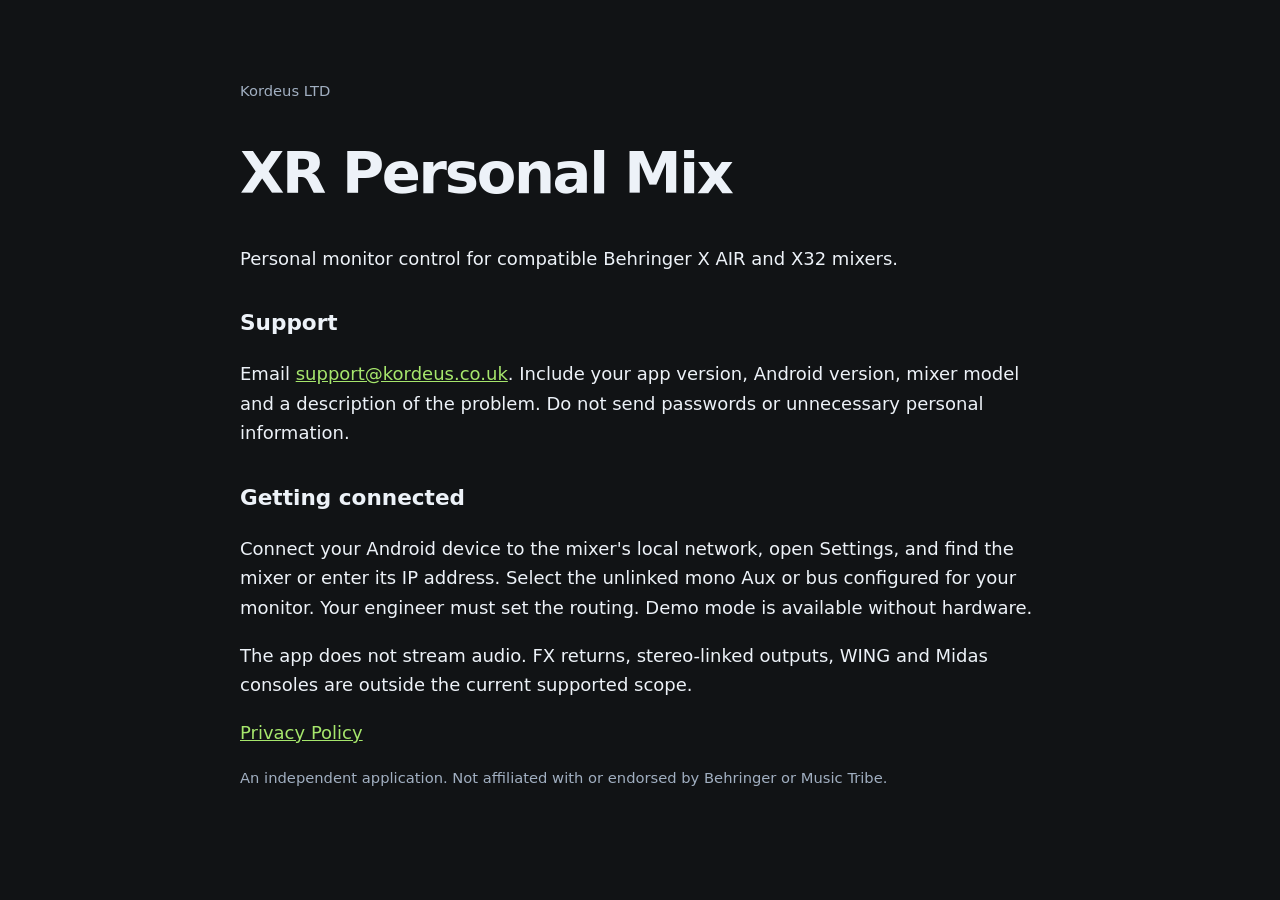
<file: index.html>
<!doctype html>
<html lang="en"><head><meta charset="utf-8"><meta name="viewport" content="width=device-width,initial-scale=1"><title>XR Personal Mix — Support | Kordeus LTD</title><link rel="stylesheet" href="style.css"></head><body><main><p class="muted">Kordeus LTD</p><h1>XR Personal Mix</h1><p>Personal monitor control for compatible Behringer X AIR and X32 mixers.</p><h2>Support</h2><p>Email <a href="mailto:support@kordeus.co.uk">support@kordeus.co.uk</a>. Include your app version, Android version, mixer model and a description of the problem. Do not send passwords or unnecessary personal information.</p><h2>Getting connected</h2><p>Connect your Android device to the mixer's local network, open Settings, and find the mixer or enter its IP address. Select the unlinked mono Aux or bus configured for your monitor. Your engineer must set the routing. Demo mode is available without hardware.</p><p>The app does not stream audio. FX returns, stereo-linked outputs, WING and Midas consoles are outside the current supported scope.</p><p><a href="privacy.html">Privacy Policy</a></p><p class="muted">An independent application. Not affiliated with or endorsed by Behringer or Music Tribe.</p></main></body></html>
</file>
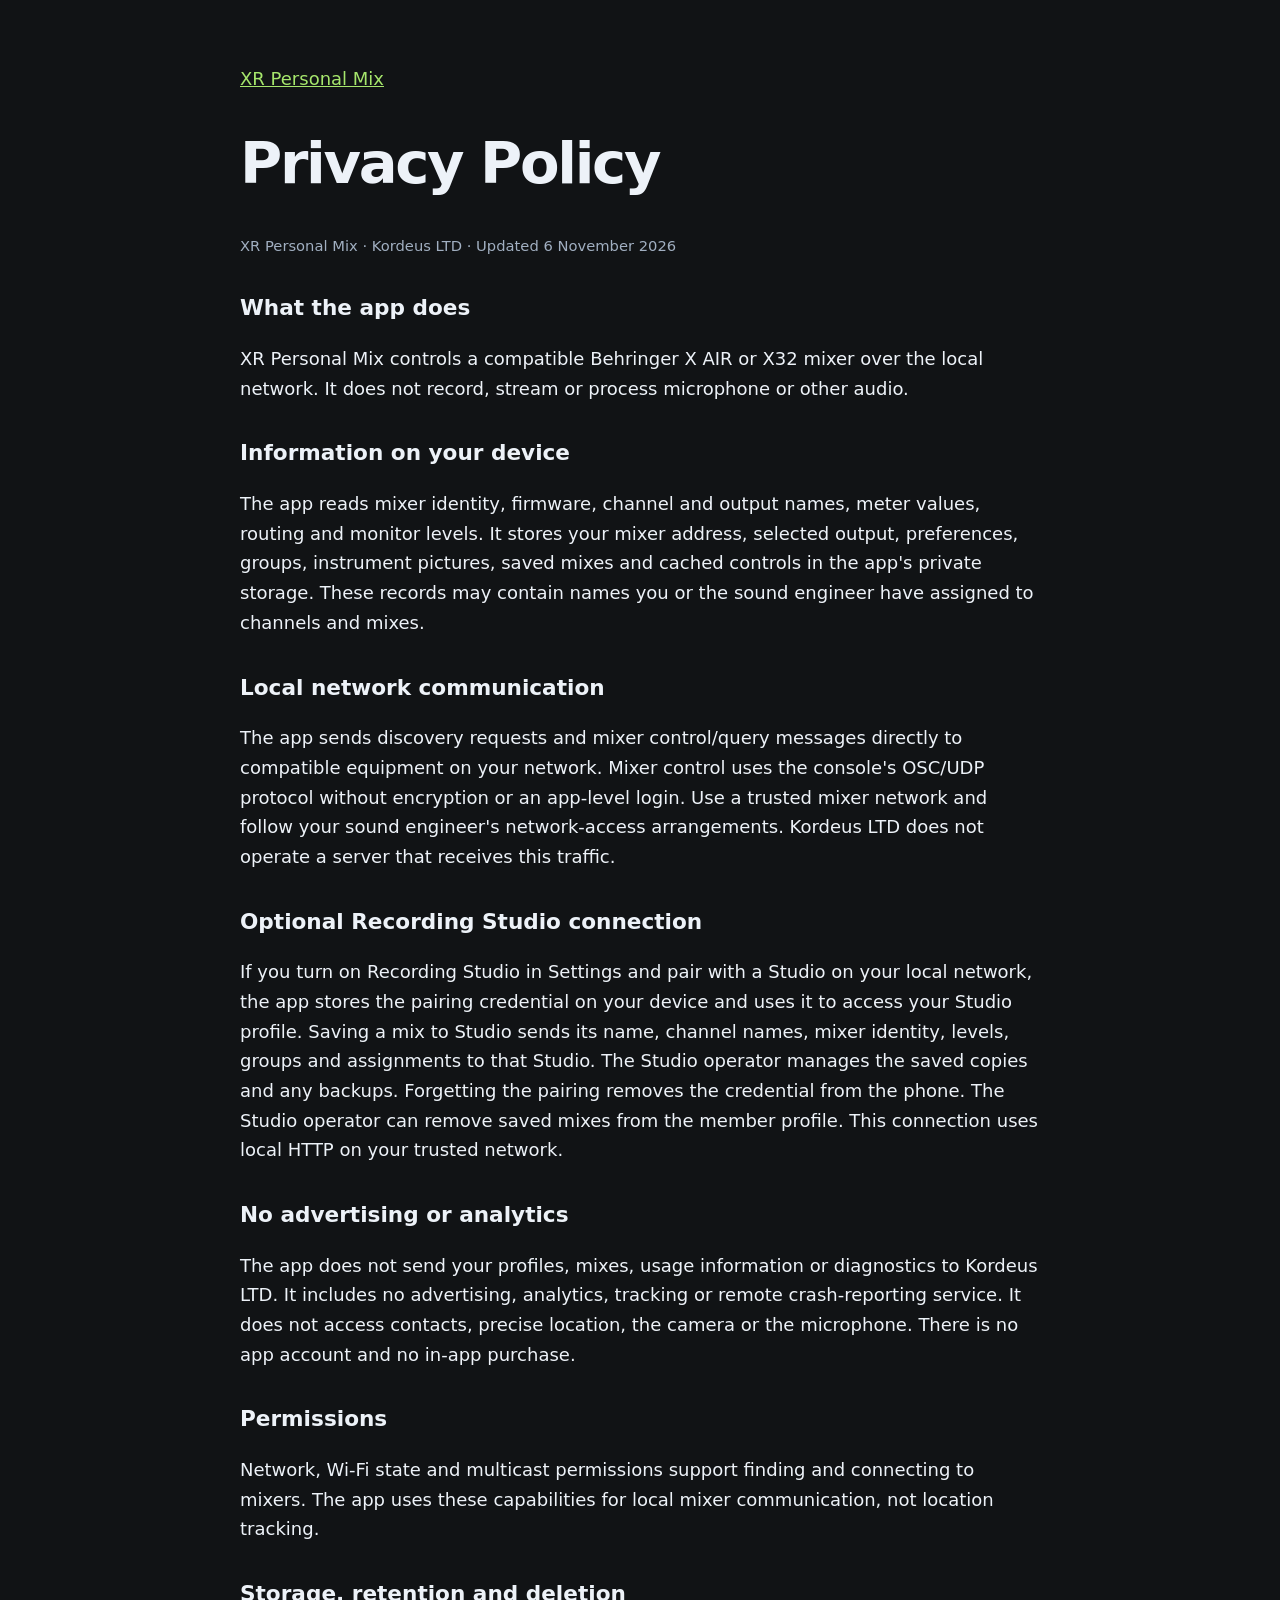
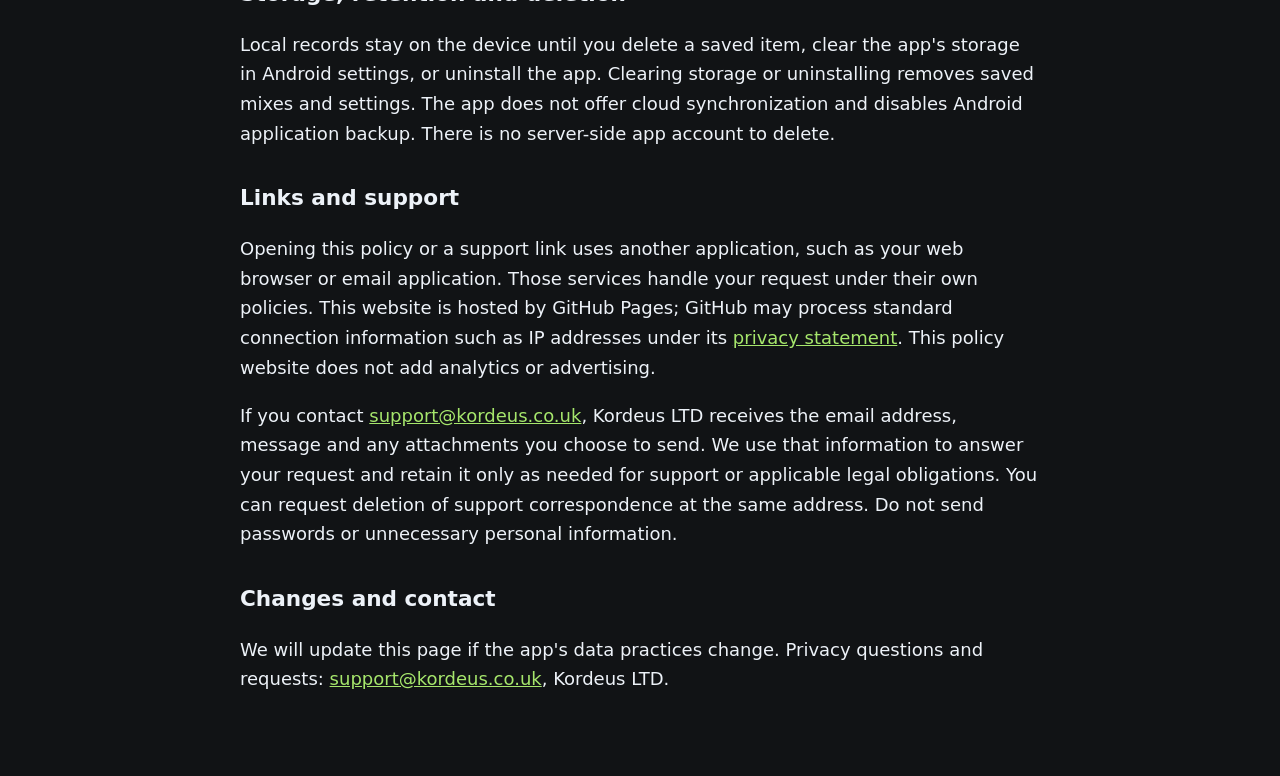
<file: privacy.html>
<!doctype html>
<html lang="en"><head><meta charset="utf-8"><meta name="viewport" content="width=device-width,initial-scale=1"><title>XR Personal Mix — Privacy Policy | Kordeus LTD</title><link rel="stylesheet" href="style.css"></head>
<body><main><a href="./">XR Personal Mix</a><h1>Privacy Policy</h1><p class="muted">XR Personal Mix · Kordeus LTD · Updated 6 November 2026</p>
<h2>What the app does</h2><p>XR Personal Mix controls a compatible Behringer X AIR or X32 mixer over the local network. It does not record, stream or process microphone or other audio.</p>
<h2>Information on your device</h2><p>The app reads mixer identity, firmware, channel and output names, meter values, routing and monitor levels. It stores your mixer address, selected output, preferences, groups, instrument pictures, saved mixes and cached controls in the app's private storage. These records may contain names you or the sound engineer have assigned to channels and mixes.</p>
<h2>Local network communication</h2><p>The app sends discovery requests and mixer control/query messages directly to compatible equipment on your network. Mixer control uses the console's OSC/UDP protocol without encryption or an app-level login. Use a trusted mixer network and follow your sound engineer's network-access arrangements. Kordeus LTD does not operate a server that receives this traffic.</p>
<h2>Optional Recording Studio connection</h2><p>If you turn on Recording Studio in Settings and pair with a Studio on your local network, the app stores the pairing credential on your device and uses it to access your Studio profile. Saving a mix to Studio sends its name, channel names, mixer identity, levels, groups and assignments to that Studio. The Studio operator manages the saved copies and any backups. Forgetting the pairing removes the credential from the phone. The Studio operator can remove saved mixes from the member profile. This connection uses local HTTP on your trusted network.</p>
<h2>No advertising or analytics</h2><p>The app does not send your profiles, mixes, usage information or diagnostics to Kordeus LTD. It includes no advertising, analytics, tracking or remote crash-reporting service. It does not access contacts, precise location, the camera or the microphone. There is no app account and no in-app purchase.</p>
<h2>Permissions</h2><p>Network, Wi-Fi state and multicast permissions support finding and connecting to mixers. The app uses these capabilities for local mixer communication, not location tracking.</p>
<h2>Storage, retention and deletion</h2><p>Local records stay on the device until you delete a saved item, clear the app's storage in Android settings, or uninstall the app. Clearing storage or uninstalling removes saved mixes and settings. The app does not offer cloud synchronization and disables Android application backup. There is no server-side app account to delete.</p>
<h2>Links and support</h2><p>Opening this policy or a support link uses another application, such as your web browser or email application. Those services handle your request under their own policies. This website is hosted by GitHub Pages; GitHub may process standard connection information such as IP addresses under its <a href="https://docs.github.com/en/site-policy/privacy-policies/github-general-privacy-statement">privacy statement</a>. This policy website does not add analytics or advertising.</p><p>If you contact <a href="mailto:support@kordeus.co.uk">support@kordeus.co.uk</a>, Kordeus LTD receives the email address, message and any attachments you choose to send. We use that information to answer your request and retain it only as needed for support or applicable legal obligations. You can request deletion of support correspondence at the same address. Do not send passwords or unnecessary personal information.</p>
<h2>Changes and contact</h2><p>We will update this page if the app's data practices change. Privacy questions and requests: <a href="mailto:support@kordeus.co.uk">support@kordeus.co.uk</a>, Kordeus LTD.</p></main></body></html>
</file>
<file: style.css>
html{color-scheme:dark}body{margin:0;background:#111315;color:#edf2f8;font:18px/1.65 system-ui,sans-serif}main{max-width:800px;margin:auto;padding:64px 24px}h1{font-size:clamp(2.2rem,6vw,3.6rem);line-height:1.1;letter-spacing:-.04em}h2{font-size:1.35rem;margin-top:2rem}a{color:#a6e66c}.muted{color:#a1afc1;font-size:.92rem}a:focus-visible{outline:2px solid #a6e66c;outline-offset:5px}p{max-width:72ch}
</file>
